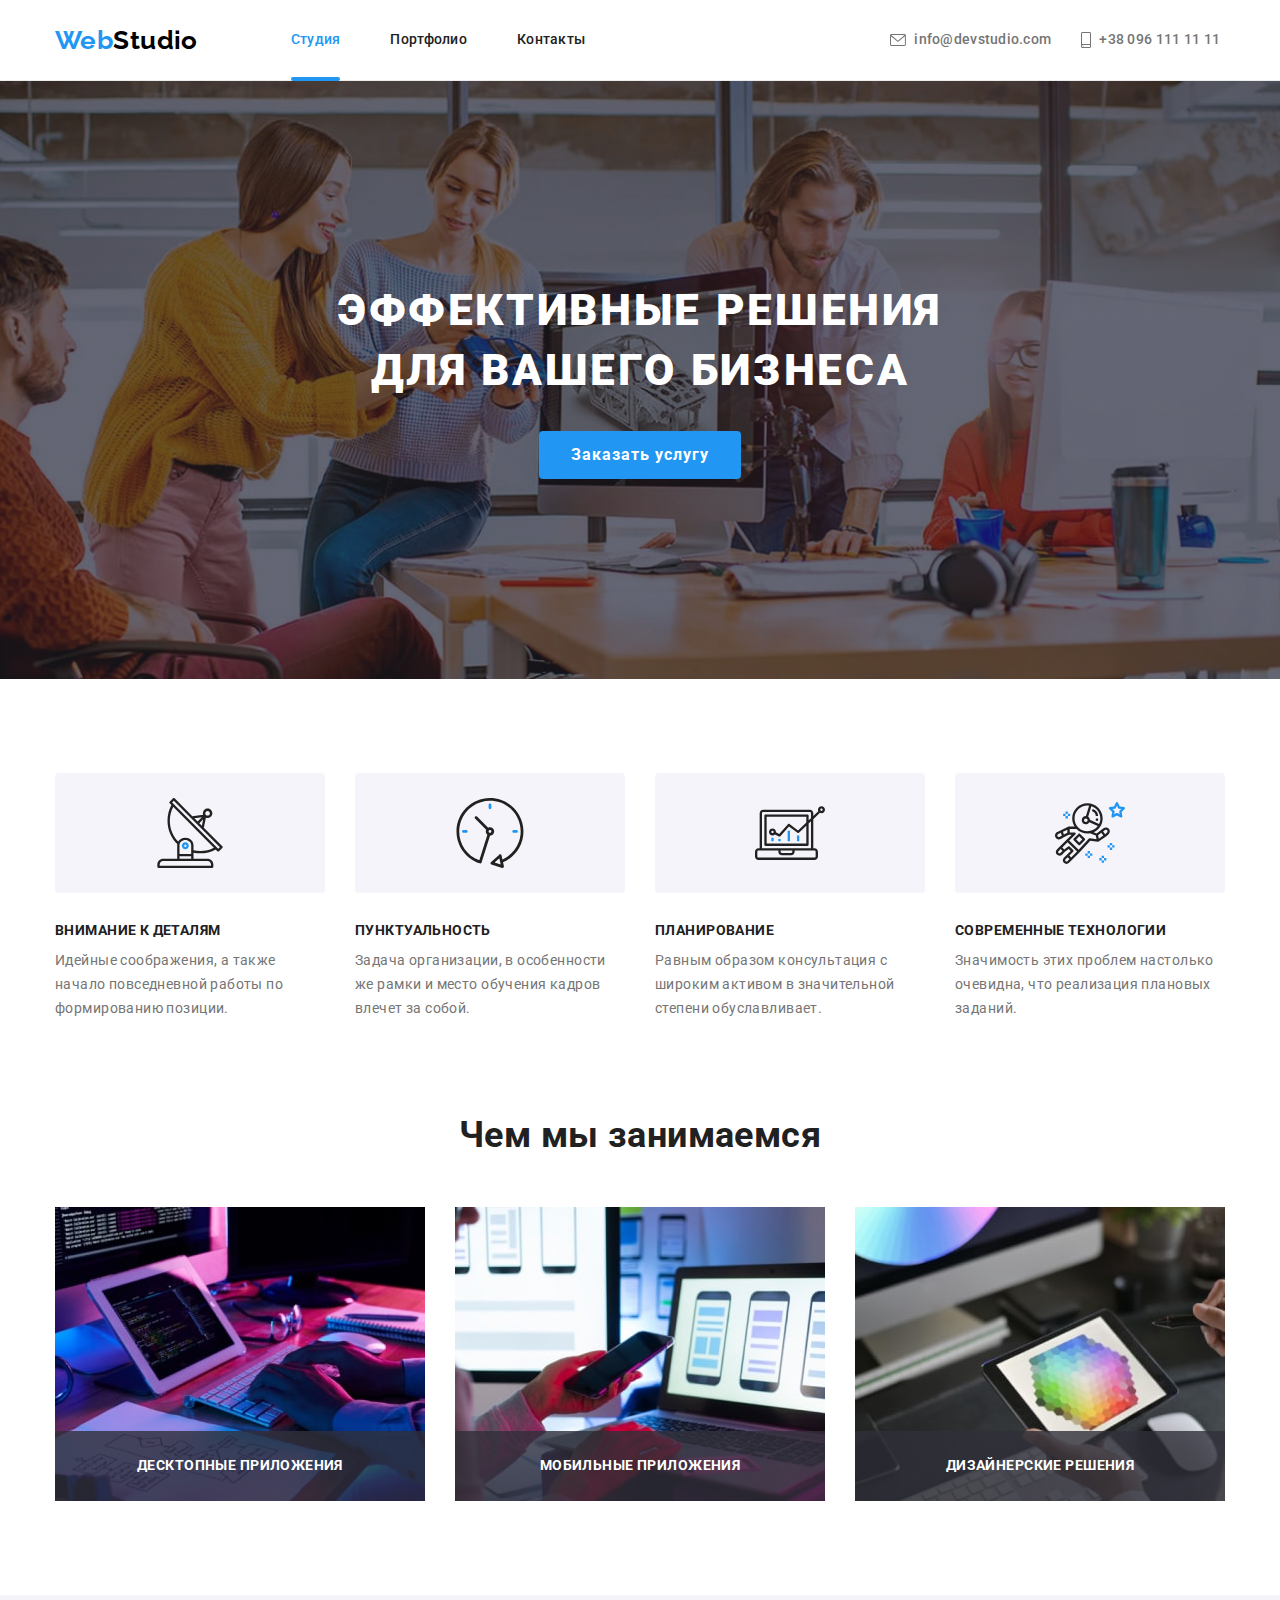
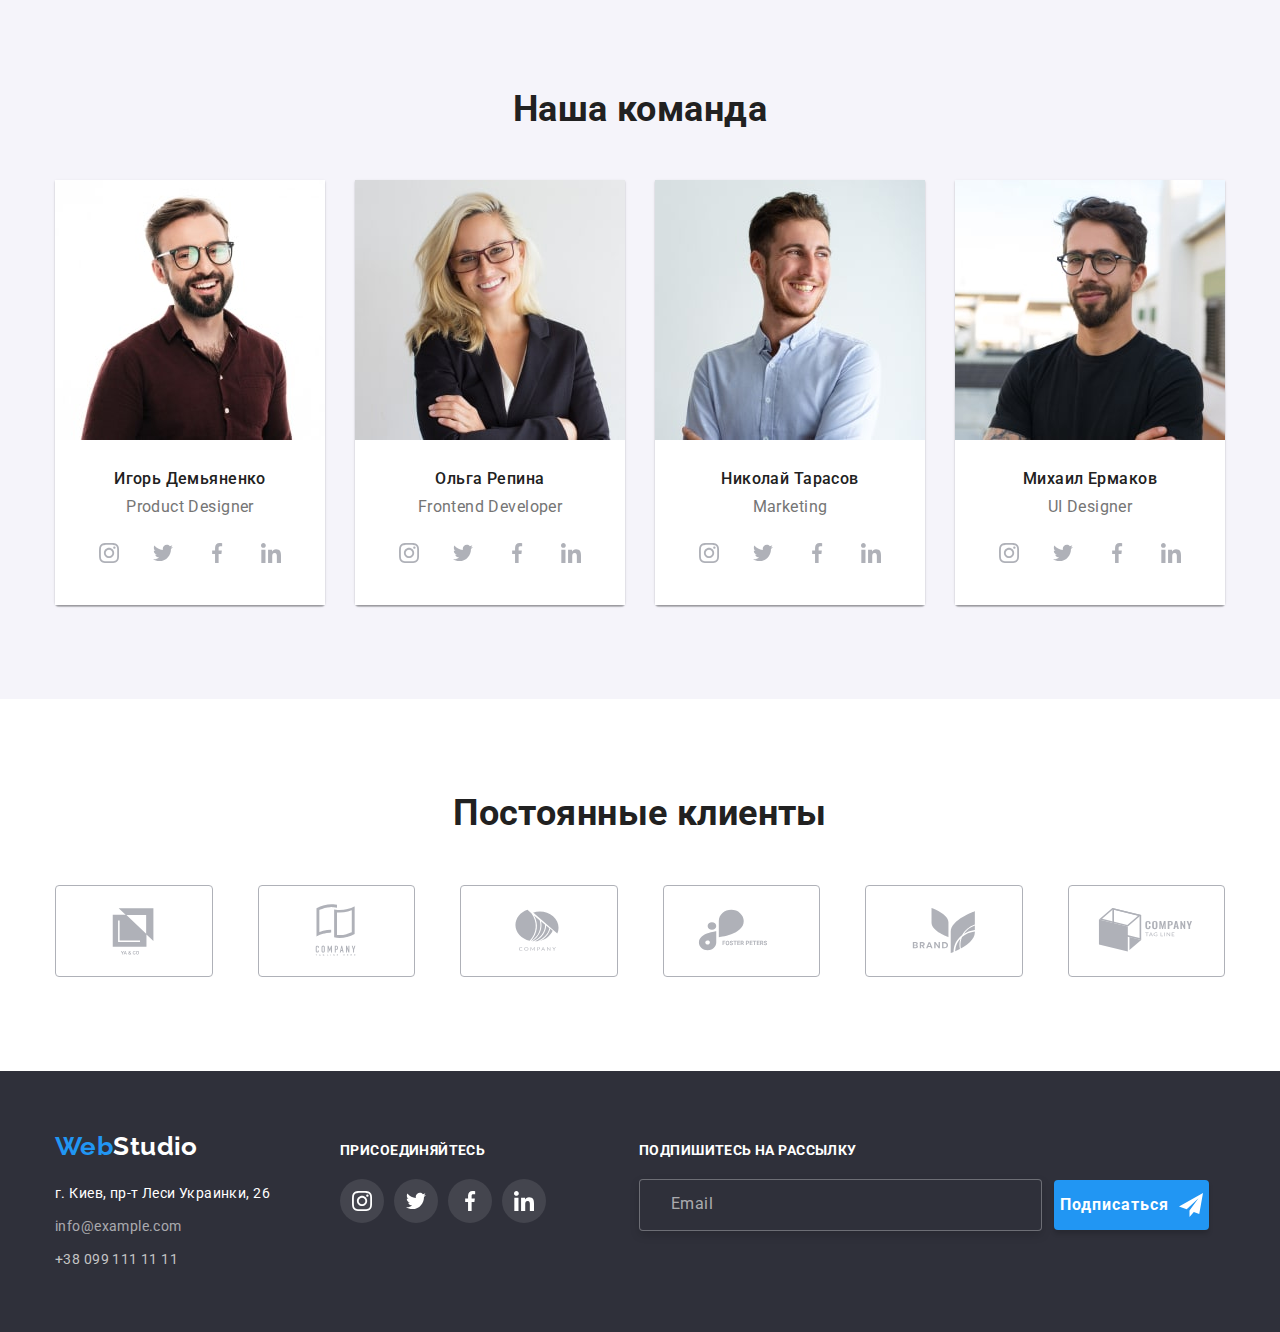
<file: index.html>
<!DOCTYPE html>
<html lang="ru">

<head>
    <meta charset="UTF-8">
    <meta http-equiv="X-UA-Compatible" content="IE=edge">
    <meta name="viewport" content="width=device-width, initial-scale=1.0" />
    <title>Document</title>
    <link
        href="https://fonts.googleapis.com/css2?family=Raleway:wght@700&family=Roboto:wght@400;500;700;900&display=swap"
        rel="stylesheet" />
    <link rel="stylesheet" href="./css/main.min.css" />
</head>

<body>
    <header class="page-header">
        <!--Шапка-->
        <div class="container container__main-nav">
            <a href="/" class="logo">
                <span class="logo__web">Web</span>
                <span class="logo__studio">Studio</span>
            </a>
            <nav class="nav">
                <!-- Навигация на другие страницы -->
                <ul class="nav__list">
                    <li class="nav-links"><a href="/" class="nav__item nav__item--current">Студия</a></li>
                    <li class="nav-links"><a href="./portfolio.html" class="nav__item">Портфолио</a></li>
                    <li class="nav-links"><a href="" class="nav__item nav__item--marginright">Контакты</a></li>
                </ul>
                <div class="container__contacts"> 
                    <ul class="contacts">
                        <!--Контакты-->
                
                        <li class="contacts__item"><a href="mailto:info@devstudio.com" class="contacts__mail">
                                <svg class="contacts__icon contacts__icon--envelope">
                                    <use href="./images/sprite-icon.svg#icon-envelope-hover"></use>
                                </svg>
                                info@devstudio.com</a>
                        </li>
                        <li class="contacts__item"><a href="tel:+380961111111" class="contacts__number">
                                <svg class="contacts__icon contacts__icon--smartphone">
                                    <use href="./images/sprite-icon.svg#icon-smartphone"></use>
                                </svg>
                                +38 096 111 11 11</a></li>
                    </ul>
                </div> 
                
                <button type="button" class="menu-button is-open" data-menu-button aria-expanded="false" aria-controls="menu-container">
                    <svg width="40" height="40" aria-label="Переключатель мобильного меню">
                        <use class="icon-menu" href="./images/sprite-icon.svg#icon-close_40px-1"></use>
                        <use class="icon-close" href="./images/sprite-icon.svg#icon-menu_40px-1"></use>
                    </svg>    
                </button>
                <div class="menu-container" id="menu-container" data-menu>
                    <ul class="menu-container__nav">
                        <li class="menu-container__item"><a href="/" class="menu-container__links menu-container__links--current">Студия</a></li>
                        <li class="menu-container__item"><a href="./portfolio.html" class="menu-container__links">Портфолио</a></li>
                        <li class="menu-container__item "><a href="" class="menu-container__links menu-container__links--margin">Контакты</a></li>
                    </ul>
                    <ul class="menu-container__contacts">
                        <li class="menu-container__phone"><a href="tel:+380961111111" class="menu-container__number"> +38 096 111 11 11</a></li>
                        <li class="menu-container__email"><a href="mailto:info@devstudio.com" class="menu-container__email">info@devstudio.com</a>
                        </li>
                    </ul>
                    <ul class="menu-container__sociallist">
                        <li class="menu-container__itemsocial">
                            <a href="" class="menu-container__sociallinks">Instagram</a>
                        </li>
                        <li class="menu-container__itemsocial">
                            <a href="" class="menu-container__sociallinks">Twitter</a>
                        </li>
                        <li class="menu-container__itemsocial">
                            <a href="" class="menu-container__sociallinks">Facebook</a>
                        </li>
                        <li class="menu-container__itemsocial">
                            <a href="" class="menu-container__sociallinks--withoutafter">LinkedIn</a>
                        </li>
                    </ul>
                
                </div>
               
            </nav>
        </div>
    </header>
    <main class="layout">
        <!--Как заказать услуги-->
        <section class="hero hero--overlay">
            <h1 class="hero__title">Эффективные решения <br />
                для вашего бизнеса</h1>
            <button type="button" class="button-primary" data-modal-open>Заказать услугу</button>
        </section>


        <!--Преимущества-->
        <section class="section-box">
            <div class="container">
                <h2 class="section-box__title section-box__title--hidden">Наше преимущество</h2>
                <ul class="advantages">
                    <li class="advantages__list">
                        <div class="advantages__thumb">
                            <svg class="advantages__icon" width="70" height="70">
                                <use href="./images/sprite-icon.svg#icon-antenna"></use>
                            </svg>
                        </div>
                        <h3 class="advantages__subtitle">Внимание к деталям</h3>
                        <p class="advantages__text">Идейные соображения, а также начало повседневной работы по
                            формированию позиции.</p>
                    </li>
                    <li class="advantages__list">
                        <div class="advantages__thumb">
                            <svg class="advantages__icon" width="70" height="70">
                                <use href="./images/sprite-icon.svg#icon-clock"></use>
                            </svg>
                        </div>
                        <h3 class="advantages__subtitle">Пунктуальность</h3>
                        <p class="advantages__text">Задача организации, в особенности же рамки и место обучения кадров
                            влечет за собой.</p>
                    </li>
                    <li class="advantages__list">
                        <div class="advantages__thumb">
                            <svg class="advantages__icon" width="70" height="70">
                                <use href="./images/sprite-icon.svg#icon-diagram"></use>
                            </svg>
                        </div>
                        <h3 class="advantages__subtitle">Планирование</h3>
                        <p class="advantages__text">Равным образом консультация с широким активом в значительной степени
                            обуславливает.</p>
                    </li>
                    <li class="advantages__list">
                        <div class="advantages__thumb">
                            <svg class="advantages__icon" width="70" height="70">
                                <use href="./images/sprite-icon.svg#icon-astronaut"></use>
                            </svg>
                        </div>
                        <h3 class="advantages__subtitle">Современные технологии</h3>
                        <p class="advantages__text">Значимость этих проблем настолько очевидна, что реализация плановых
                            заданий.</p>
                    </li>
                </ul>
            </div>
        </section>
        <!--Услуги-->
        <section class="section-box section-box--nopadding">
            <div class="container">
                <h2 class="section-box__title">Чем мы занимаемся</h2>
                <ul class="presentation-list">
                    <li class="presentation-list__item">
                        <div class="presentation-list__thumb">
                            <img srcset="./images/desktop/advantages-1.jpg 1x, ./images/desktop/advantages-1@2x.jpg 2x" src="./images/box_1.jpg" alt="Верстка" width="370" />
                            
                            <div class="presentation-list__overlay">
                                <p class="presentation-list__text">Десктопные приложения</p>
                            </div>
                        </div>
                    </li>
                    <li class="presentation-list__item">
                        <div class="presentation-list__thumb">
                            <img srcset="./images/desktop/advantages-2.jpg 1x, ./images/desktop/advantages-2@2x.jpg 2x" src="./images/box_2.jpg" alt="Дизайн" width="370" />
                            
                            <div class="presentation-list__overlay">
                                <p class="presentation-list__text">Мобильные приложения</p>
                            </div>
                        </div>
                    </li>
                    <li class="presentation-list__item">
                        <div class="presentation-list__thumb">
                            <img srcset="./images/desktop/advantages-3.jpg 1x, ./images/desktop/advantages-3@2x.jpg 2x" src="./images/box_3.jpg" alt="Разработка" width="370" />
                           
                            <div class="presentation-list__overlay">
                                <p class="presentation-list__text">Дизайнерские решения</p>
                            </div>
                        </div>
                    </li>
                </ul>
            </div>
        </section>
        <!--Про команду-->
        <section class="section-box section-box--withbackground">
            <div class="container">
                <h2 class="section-box__title">Наша команда</h2>
                <ul class="teams-list">
                    <li class="teams-list__item">
                        <picture>
                            <source srcset="./images/mobile/team-member1.jpg 1x, ./images/mobile/team-member1@2x.jpg 2x"
                                media="(max-width: 767px)" />
                            <source srcset="./images/desktop/team-member1.jpg 1x, ./images/desktop/team-member1@2x.jpg 2x"
                                media="(min-width: 1200px)" />
                            <source srcset="./images/tablet/team-member1.jpg 1x, ./images/tablet/team-member1@2x.jpg 2x"
                                media="(min-width: 768px)" />
                            <img src="./images/img.jpg" alt="Product Designer">
                        </picture>
                        
                        <div class="teams-list__thumb">
                            <h3 class="teams-list__name">Игорь Демьяненко</h3>
                            <p class="teams-list__job">Product Designer</p>
                            <ul class="social-links-list">
                                <li>
                                    <a href="" class="social-links-list__link">
                                        <svg class="social-links-list__icon" width="20px" height="20px">
                                            <use href="./images/sprite-icon.svg#icon-instagram"></use>
                                        </svg>
                                    </a>
                                </li>
                                <li>
                                    <a href="" class="social-links-list__link">
                                        <svg class="social-links-list__icon" width="20px" height="20px">
                                            <use href="./images/sprite-icon.svg#icon-twitter"></use>
                                        </svg>
                                    </a>
                                </li>
                                <li>
                                    <a href="" class="social-links-list__link">
                                        <svg class="social-links-list__icon" width="20px" height="20px">
                                            <use href="./images/sprite-icon.svg#icon-facebook"></use>
                                        </svg>
                                    </a>
                                </li>
                                <li>
                                    <a href="" class="social-links-list__link">
                                        <svg class="social-links-list__icon" width="20px" height="20px">
                                            <use href="./images/sprite-icon.svg#icon-linkedin"></use>
                                        </svg>
                                    </a>
                                </li>
                            </ul>
                        </div>
                    </li>
                    <li class="teams-list__item">
                        <picture>
                            <source srcset="./images/mobile/team-member2.jpg 1x, ./images/mobile/team-member2@2x.jpg 2x"
                                media="(max-width: 767px)" />
                            <source srcset="./images/desktop/team-member2.jpg 1x, ./images/desktop/team-member2@2x.jpg 2x" media="(min-width: 1200px)" />
                            <source srcset="./images/tablet/team-member2.jpg 1x, ./images/tablet/team-member2@2x.jpg 2x" media="(min-width: 768px)" />
                            <img src="./images/img-(1).jpg" alt="Frontend Developer">
                        </picture>
                        
                        <div class="teams-list__thumb">
                            <h3 class="teams-list__name">Ольга Репина</h3>
                            <p class="teams-list__job">Frontend Developer</p>
                            <ul class="social-links-list">
                                <li>
                                    <a href="" class="social-links-list__link">
                                        <svg class="social-links-list__icon" width="20px" height="20px">
                                            <use href="./images/sprite-icon.svg#icon-instagram"></use>
                                        </svg>
                                    </a>
                                </li>
                                <li>
                                    <a href="" class="social-links-list__link">
                                        <svg class="social-links-list__icon" width="20px" height="20px">
                                            <use href="./images/sprite-icon.svg#icon-twitter"></use>
                                        </svg>
                                    </a>
                                </li>
                                <li>
                                    <a href="" class="social-links-list__link">
                                        <svg class="social-links-list__icon" width="20px" height="20px">
                                            <use href="./images/sprite-icon.svg#icon-facebook"></use>
                                        </svg>
                                    </a>
                                </li>
                                <li>
                                    <a href="" class="social-links-list__link">
                                        <svg class="social-links-list__icon" width="20px" height="20px">
                                            <use href="./images/sprite-icon.svg#icon-linkedin"></use>
                                        </svg>
                                    </a>
                                </li>
                            </ul>
                        </div>
                    </li>
                    <li class="teams-list__item">
                        <picture>
                            <source srcset="./images/mobile/team-member3.jpg 1x, ./images/mobile/team-member3@2x.jpg 2x"
                                media="(max-width: 767px)" />
                            <source srcset="./images/desktop/team-member3.jpg 1x, ./images/desktop/team-member3@2x.jpg 2x" media="(min-width: 1200px)" />
                            <source srcset="./images/tablet/team-member3.jpg 1x, ./images/tablet/team-member3@2x.jpg 2x" media="(min-width: 768px)" />
                            <img src="./images/img-(2).jpg" alt="Marketing">
                        </picture>
                        
                        <div class="teams-list__thumb">
                            <h3 class="teams-list__name">Николай Тарасов</h3>
                            <p class="teams-list__job">Marketing</p>
                            <ul class="social-links-list">
                                <li>
                                    <a href="" class="social-links-list__link">
                                        <svg class="social-links-list__icon" width="20px" height="20px">
                                            <use href="./images/sprite-icon.svg#icon-instagram"></use>
                                        </svg>
                                    </a>
                                </li>
                                <li>
                                    <a href="" class="social-links-list__link">
                                        <svg class="social-links-list__icon" width="20px" height="20px">
                                            <use href="./images/sprite-icon.svg#icon-twitter"></use>
                                        </svg>
                                    </a>
                                </li>
                                <li>
                                    <a href="" class="social-links-list__link">
                                        <svg class="social-links-list__icon" width="20px" height="20px">
                                            <use href="./images/sprite-icon.svg#icon-facebook"></use>
                                        </svg>
                                    </a>
                                </li>
                                <li>
                                    <a href="" class="social-links-list__link">
                                        <svg class="social-links-list__icon" width="20px" height="20px">
                                            <use href="./images/sprite-icon.svg#icon-linkedin"></use>
                                        </svg>
                                    </a>
                                </li>
                            </ul>
                        </div>
                    </li>
                    <li class="teams-list__item">
                        <picture>
                            <source srcset="./images/mobile/team-member4.jpg 1x, ./images/mobile/team-member4@2x.jpg 2x"
                                media="(max-width: 767px)" />
                            <source srcset="./images/desktop/team-member4.jpg 1x, ./images/desktop/team-member4@2x.jpg 2x" media="(min-width: 1200px)" />
                            <source srcset="./images/tablet/team-member4.jpg 1x, ./images/tablet/team-member4@2x.jpg 2x" media="(min-width: 768px)" />
                            <img src="./images/img-(3).jpg" alt="UI Designer">
                        </picture>
                        
                        <div class="teams-list__thumb">
                            <h3 class="teams-list__name">Михаил Ермаков</h3>
                            <p class="teams-list__job">UI Designer</p>
                            <ul class="social-links-list">
                                <li>
                                    <a href="" class="social-links-list__link">
                                        <svg class="social-links-list__icon" width="20px" height="20px">
                                            <use href="./images/sprite-icon.svg#icon-instagram"></use>
                                        </svg>
                                    </a>
                                </li>
                                <li>
                                    <a href="" class="social-links-list__link">
                                        <svg class="social-links-list__icon" width="20px" height="20px">
                                            <use href="./images/sprite-icon.svg#icon-twitter"></use>
                                        </svg>
                                    </a>
                                </li>
                                <li>
                                    <a href="" class="social-links-list__link">
                                        <svg class="social-links-list__icon" width="20px" height="20px">
                                            <use href="./images/sprite-icon.svg#icon-facebook"></use>
                                        </svg>
                                    </a>
                                </li>
                                <li>
                                    <a href="" class="social-links-list__link">
                                        <svg class="social-links-list__icon" width="20px" height="20px">
                                            <use href="./images/sprite-icon.svg#icon-linkedin"></use>
                                        </svg>
                                    </a>
                                </li>
                            </ul>
                        </div>
                    </li>
                </ul>
            </div>
        </section>
    </main>
    <!--Постоянные клиенты-->
    <section class="section-box">
        <div class="container">
            <h2 class="section-box__title">Постоянные клиенты</h2>
            <ul class="clients-list">
                <li class="clients-list_item">
                    <a href="" class="clients-list__link">
                        <svg class="clients-list__icon" width="106" height="60">
                            <use href="./images/sprite-icon.svg#icon-Logo-1"></use>
                        </svg>
                    </a>
                </li>
                <li class="clients-list_item">
                    <a href="" class="clients-list__link">
                        <svg class="clients-list__icon" width="106" height="60">
                            <use href="./images/sprite-icon.svg#icon-Logo-2"></use>
                        </svg>
                    </a>
                </li>
                <li class="clients-list_item">
                    <a href="" class="clients-list__link">
                        <svg class="clients-list__icon" width="106" height="60">
                            <use href="./images/sprite-icon.svg#icon-Logo-3"></use>
                        </svg>
                    </a>
                </li>
                <li class="clients-list_item">
                    <a href="" class="clients-list__link">
                        <svg class="clients-list__icon" width="106" height="60">
                            <use href="./images/sprite-icon.svg#icon-Logo-4"></use>
                        </svg>
                    </a>
                </li>
                <li class="clients-list_item">
                    <a href="" class="clients-list__link">
                        <svg class="clients-list__icon" width="106" height="60">
                            <use href="./images/sprite-icon.svg#icon-Logo-5"></use>
                        </svg>
                    </a>
                </li>
                <li class="clients-list_item">
                    <a href="" class="clients-list__link">
                        <svg class="clients-list__icon" width="106" height="60">
                            <use href="./images/sprite-icon.svg#icon-Logo-6"></use>
                        </svg>
                    </a>
                </li>
            </ul>
        </div>
    </section>
    <!--Футер-->
    <footer class="footer-section">
       
        <div class="container container--footer-joiner">
            <div class="container--footer--tablet">
            <div class="container--footer--address">
                <a href="/" class="logo">
                    <span class="logo__web logo__web--footer">Web</span>
                    <span class="logo__studio logo__studio--footer">Studio</span></a>
                <address class="address">
                    <ul class="address-list">
                        <li><a href="" class="address-list__address">г. Киев, пр-т Леси Украинки, 26</a></li>
                        <li><a href="mailto:info@example.com" class="address-list__email">info@example.com</a></li>
                        <li><a href="tel:+380991111111" class="address-list__phone">+38 099 111 11 11</a></li>
                    </ul>
                </address>
            </div>
            <div class="join-footer">
                <span class="footer-title">присоединяйтесь</span>
                <ul class="social-links-list">
                    <li class="social-links-list__item">
                        <a href="" class="social-links-list__link social-links-list__link--background">
                            <svg class="social-links-list__icon social-links-list__icon--white" width="20" height="20">
                                <use href="./images/sprite-icon.svg#icon-instagram"></use>
                            </svg>
                        </a>
                    </li>
                    <li class="social-links-list__item">
                        <a href="" class="social-links-list__link social-links-list__link--background ">
                            <svg class="social-links-list__icon social-links-list__icon--white" width="20" height="20">
                                <use href="./images/sprite-icon.svg#icon-twitter"></use>
                            </svg>
                        </a>
                    </li>
                    <li class="social-links-list__item">
                        <a href="" class="social-links-list__link social-links-list__link--background">
                            <svg class="social-links-list__icon social-links-list__icon--white" width="20" height="20">
                                <use href="./images/sprite-icon.svg#icon-facebook"></use>
                            </svg>
                        </a>
                    </li>
                    <li class="social-links-list__item">
                        <a href="" class="social-links-list__link social-links-list__link--background">
                            <svg class="social-links-list__icon social-links-list__icon--white" width="20" height="20">
                                <use href="./images/sprite-icon.svg#icon-linkedin"></use>
                            </svg>
                        </a>
                    </li>
                    
                </ul>
            </div>
            </div>
            
            <div class="footer-div">
                <b class="footer-title">Подпишитесь на рассылку</b>
                <form class="footer-form">
                    
                    <div class="footer-form__container">
                    <input class="footer-form__email" type="email" name="subscr-mail" id="subscr-mail" placeholder=" " />
                        <label for="subscr-mail" class="footer-form__label">Email</label>
                        <button class="btn-footer" type="submit">Подписаться
                            <svg class="btn-footer__icon" width="24" height="24">
                                <use href="./images/sprite-icon.svg#icon-icon-send-3"></use>
                            </svg>
                            </button>
                        </div>
                </form>
            </div>
        </div>
    </footer>
    <div class="backdrop is-hidden" data-modal>
        <div class="modal">
            <button type="button" class="close-button" data-modal-close>
                <svg class="close-button__icon" width="18" height="18">
                    <use href="./images/sprite-icon.svg#icon-close-black"></use>
                </svg>
            </button>
            <form class="form">


                <b class="form__title">Оставьте свои данные, мы вам перезвоним</b>

                    <label class="form__field">
                        <span class="form__label">Имя</span>
                    <input type="text" name="name" class="form__input" placeholder=" " />
                    <span class="form__icon">
                        <svg width="18" height="18">
                            <use href="./images/sprite-icon.svg#icon-person-black-18dp-1"></use>
                        </svg>
                    </span>
                    </label>
                    
                
                <label class="form__field">
                    <span class="form__label">Телефон</span>
                    <input type="tel" name="tel" class="form__input" placeholder=" " />
                    <span class="form__icon">
                    <svg width="18" height="18">
                        <use href="./images/sprite-icon.svg#icon-phone-black-18dp-1"></use>
                    </svg>
                    </span>
                    </label>
                       
                    
                
                <label class="form__field">
                    <span class="form__label">Почта</span>
                    <input type="email" name="mail" class="form__input" placeholder=" " />
                    <span class="form__icon">
                    <svg width="18" height="18">
                        <use href="./images/sprite-icon.svg#icon-email-black-18dp-1"></use>
                    </svg>
                    </span>
                </label>
                    
                <label class="form__field">
                  <span class="form__label">Комментарий</span> 
                <textarea class="form__comment" name="comment" rows="10" placeholder="Введите текст"></textarea>
                </label>
                    
                <label class="form__policy">
                    <input type="checkbox" name="policy" class="form__checkbox" />
            
                        <svg width="16" height="15" class="form__checkbox-icon">
                            <use href="./images/sprite-icon.svg#icon-icon-check-1"></use>
                        </svg>
                    Соглашаюсь с рассылкой и принимаю <a href="#" class="form__conditions">Условия договора</a>
                </label>
                <button type="submit" class="btn-send">Отправить</button>
            </form>
        </div>
    </div>
    <script src="./js/modal.js"></script>
    <script src="./js/menu.js"></script>
</body>

</html>
</file>
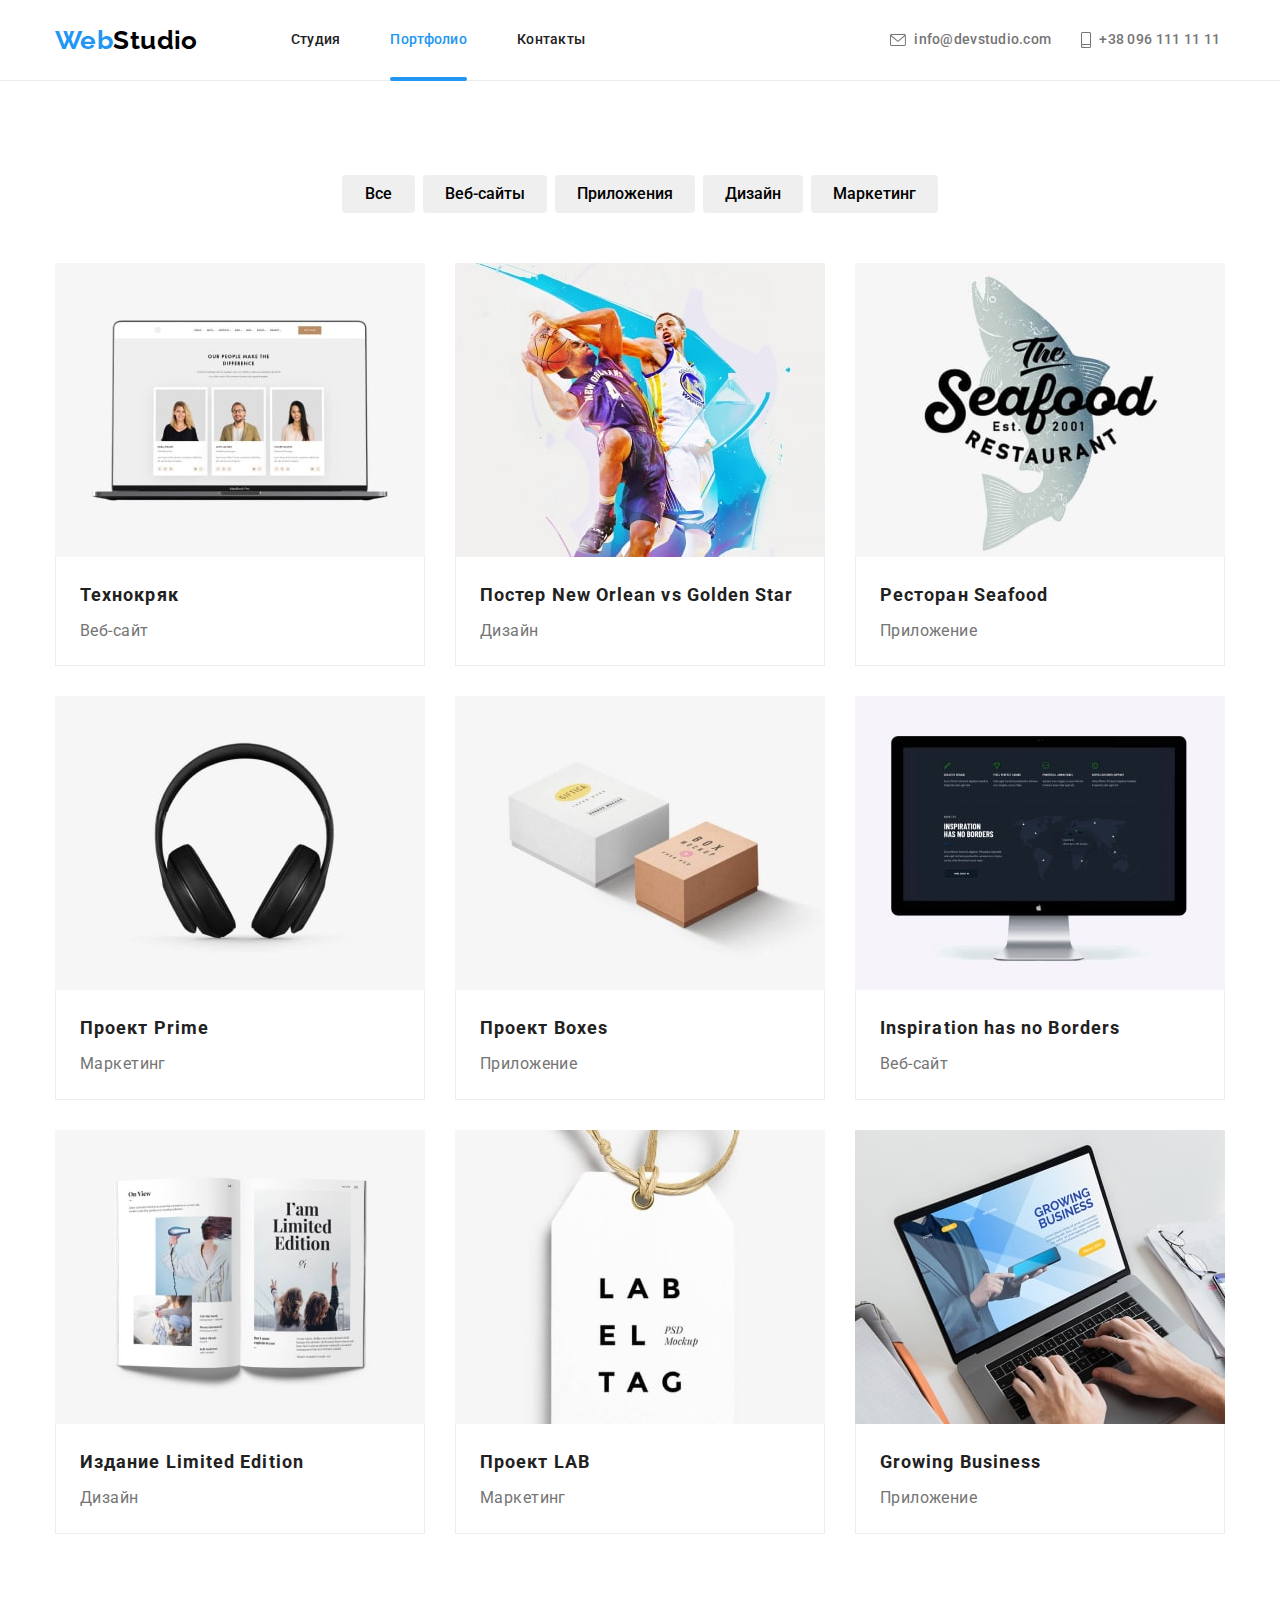
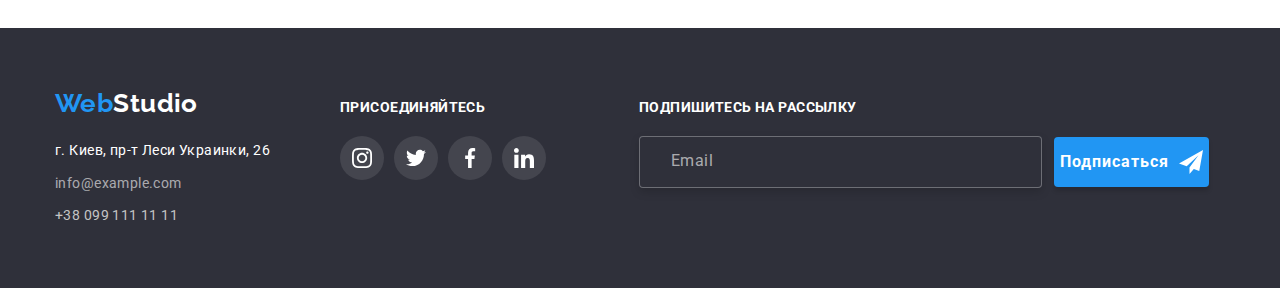
<file: portfolio.html>
<!DOCTYPE html>
<html lang="ru">
<head>
    <meta charset="UTF-8">
    <meta http-equiv="X-UA-Compatible" content="IE=edge">
    <meta name="viewport" content="width=device-width, initial-scale=1.0" />
    <title>Document</title>
    <link href="https://fonts.googleapis.com/css2?family=Raleway:wght@700&family=Roboto:wght@400;500;700;900&display=swap"
    rel="stylesheet"
    />
    <link rel="stylesheet" href="./css/main.min.css" />
</head>
<body>
<header class="page-header">
    <!--Шапка-->
    <div class="container container__main-nav">
        <a href="/" class="logo">
            <span class="logo__web">Web</span>
            <span class="logo__studio">Studio</span>
        </a>
        <nav class="nav">
            <!-- Навигация на другие страницы -->
            <ul class="nav__list">
                <li class="nav-links"><a href="./index.html" class="nav__item">Студия</a></li>
                <li class="nav-links"><a href="/" class="nav__item nav__item--current">Портфолио</a></li>
                <li class="nav-links"><a href="" class="nav__item">Контакты</a></li>
            </ul>
        </nav>
    <div class="container__contacts">
        <ul class="contacts">
            <!--Контакты-->
    
            <li class="contacts__item"><a href="mailto:info@devstudio.com" class="contacts__mail">
                    <svg class="contacts__icon contacts__icon--envelope">
                        <use href="./images/sprite-icon.svg#icon-envelope-hover"></use>
                    </svg>
                    info@devstudio.com</a>
            </li>
            <li class="contacts__item"><a href="tel:+380961111111" class="contacts__number">
                    <svg class="contacts__icon contacts__icon--smartphone">
                        <use href="./images/sprite-icon.svg#icon-smartphone"></use>
                    </svg>
                    +38 096 111 11 11</a></li>
        </ul>
    </div>
    <button type="button" class="menu-button is-open" data-menu-button aria-expanded="false" aria-controls="menu-container">
        <svg width="40" height="40" aria-label="Переключатель мобильного меню">
            <use class="icon-menu" href="./images/sprite-icon.svg#icon-close_40px-1"></use>
            <use class="icon-close" href="./images/sprite-icon.svg#icon-menu_40px-1"></use>
        </svg>
    </button>
    <div class="menu-container" id="menu-container" data-menu>
        <ul class="menu-container__nav">
            <li class="menu-container__item"><a href="./index.html" class="menu-container__links">Студия</a></li>
            <li class="menu-container__item"><a href="/" class="menu-container__links menu-container__links--current">Портфолио</a></li>
            <li class="menu-container__item"><a href="/"
                    class="menu-container__links menu-container__links--margin">Контакты</a></li>
        </ul>
        <ul class="menu-container__contacts">
            <li class="menu-container__phone"><a href="tel:+380961111111" class="menu-container__number"> +38 096 111 11
                    11</a></li>
            <li class="menu-container__email"><a href="mailto:info@devstudio.com"
                    class="menu-container__email">info@devstudio.com</a>
            </li>
        </ul>
        <ul class="menu-container__sociallist">
            <li class="menu-container__itemsocial">
                <a href="" class="menu-container__sociallinks">Instagram</a>
            </li>
            <li class="menu-container__itemsocial">
                <a href="" class="menu-container__sociallinks">Twitter</a>
            </li>
            <li class="menu-container__itemsocial">
                <a href="" class="menu-container__sociallinks">Facebook</a>
            </li>
            <li class="menu-container__itemsocial">
                <a href="" class="menu-container__sociallinks--withoutafter">LinkedIn</a>
            </li>
        </ul>
    
    </div>
</nav>
    </div>
</header>
<main class="layout">
    <!-- Уникальный контент страницы -->
    <!--Портфолио-->
<section class="section-box">
    <div class="container">
        <h1 class="section-box__title section-box__title--hidden">Портфолио</h1>
        <ul class="btn-list">
            
            <li class="btn-list__item"><button type="button" class="btn-list__btn">Все</button></li>
            <li class="btn-list__item"><button type="button" class="btn-list__btn">Веб-сайты</button></li>
            <li class="btn-list__item"><button type="button" class="btn-list__btn">Приложения</button></li>
            
            <li class="btn-list__item"><button type="button" class="btn-list__btn">Дизайн</button></li>
            <li class="btn-list__item"><button type="button" class="btn-list__btn">Маркетинг</button></li>
        </ul>
        <ul class="portfolio-list">
            <li class="portfolio-list__item">
                <a href="" class="portfolio-list__link">
                    <div class="portfolio-list__thumb">
                        <picture>
                            <source srcset="./images/mobile/project-1.jpg 1x, ./images/mobile/project-1@2x.jpg 2x"
                                media="(max-width: 767px)" />
                            <source srcset="./images/desktop/project-1.jpg 1x, ./images/desktop/project-1@2x.jpg 2x"
                                media="(min-width: 1200px)" />
                            <source srcset="./images/tablet/project-1.jpg 1x, ./images/tablet/project-1@2x.jpg 2x"
                                media="(min-width: 768px)" />
                            <img src="./images/img-(4).jpg" alt="Проект 1">
                        </picture>
                    
                    <div class="portfolio-list__overlay">
                    <div class="portfolio-list__box"><p class="portfolio-list__text">Технокряк это современная площадка распространения коронавируса. Компании используют эту платформу для цифрового
                    шпионажа и атак на защищённые сервера конкурентов.</p></div></div></div>
                    <div class="portfolio-list__container">
                        <h2 class="portfolio-list__title">Технокряк</h2>
                        <p class="portfolio-list__subtitle">Веб-сайт</p>
                    </div>
                </a>
            </li>
            <li class="portfolio-list__item"><a href="" class="portfolio-list__link">
                <div class="portfolio-list__thumb">
                    <picture>
                        <source srcset="./images/mobile/project-2.jpg 1x, ./images/mobile/project-2@2x.jpg 2x" media="(max-width: 767px)" />
                        <source srcset="./images/desktop/project-2.jpg 1x, ./images/desktop/project-2@2x.jpg 2x" media="(min-width: 1200px)" />
                        <source srcset="./images/tablet/project-2.jpg 1x, ./images/tablet/project-2@2x.jpg 2x" media="(min-width: 768px)" />
                        <img src="./images/img-(5).jpg" alt="Проект 2">
                    </picture>
                   
                        <div class="portfolio-list__overlay">
                            <div class="portfolio-list__box">
                                <p class="portfolio-list__text">Технокряк это современная площадка распространения коронавируса. Компании используют эту
                                    платформу для цифрового
                                    шпионажа и атак на защищённые сервера конкурентов.</p>
                            </div>
                            </div>
                            </div>
                    <div class="portfolio-list__container">
                        <h2 class="portfolio-list__title">Постер New Orlean vs Golden Star</h2>
                        <p class="portfolio-list__subtitle">Дизайн</p>
                    </div>
                </a>
            </li>
            <li class="portfolio-list__item">
                <a href="" class="portfolio-list__link">
                <div class="portfolio-list__thumb">
                    <picture>
                        <source srcset="./images/mobile/project-3.jpg 1x, ./images/mobile/project-3@2x.jpg 2x" media="(max-width: 767px)" />
                        <source srcset="./images/desktop/project-3.jpg 1x, ./images/desktop/project-3@2x.jpg 2x" media="(min-width: 1200px)" />
                        <source srcset="./images/tablet/project-3.jpg 1x, ./images/tablet/project-3@2x.jpg 2x" media="(min-width: 768px)" />
                        <img src="./images/img-(6).jpg" alt="Проект 3">
                    </picture>
                    
                        <div class="portfolio-list__overlay">
                            <div class="portfolio-list__box">
                                <p class="portfolio-list__text">Технокряк это современная площадка распространения коронавируса. Компании используют эту
                                    платформу для цифрового
                                    шпионажа и атак на защищённые сервера конкурентов.</p>
                            </div>
                            </div>
                            </div>
                    <div class="portfolio-list__container">
                        <h2 class="portfolio-list__title">Ресторан Seafood</h2>
                        <p class="portfolio-list__subtitle">Приложение</p>
                    </div>
                </a>
            </li>
            <li class="portfolio-list__item"><a href="" class="portfolio-list__link">
                <div class="portfolio-list__thumb">
                    <picture>
                        <source srcset="./images/mobile/project-4.jpg 1x, ./images/mobile/project-4@2x.jpg 2x" media="(max-width: 767px)" />
                        <source srcset="./images/desktop/project-4.jpg 1x, ./images/desktop/project-4@2x.jpg 2x" media="(min-width: 1200px)" />
                        <source srcset="./images/tablet/project-4.jpg 1x, ./images/tablet/project-4@2x.jpg 2x" media="(min-width: 768px)" />
                        <img src="./images/img-(7).jpg" alt="Проект 4">
                    </picture>
                    
                        <div class="portfolio-list__overlay">
                            <div class="portfolio-list__box">
                                <p class="portfolio-list__text">Технокряк это современная площадка распространения коронавируса. Компании используют эту
                                    платформу для цифрового
                                    шпионажа и атак на защищённые сервера конкурентов.</p>
                            </div>
                            </div>
                            </div>
                    <div class="portfolio-list__container">
                        <h2 class="portfolio-list__title">Проект Prime</h2>
                        <p class="portfolio-list__subtitle">Маркетинг</p>
                    </div>
                </a>
            </li>
            <li class="portfolio-list__item"><a href="" class="portfolio-list__link">
                <div class="portfolio-list__thumb">
                    <picture>
                        <source srcset="./images/mobile/project-5.jpg 1x, ./images/mobile/project-5@2x.jpg 2x" media="(max-width: 767px)" />
                        <source srcset="./images/desktop/project-5.jpg 1x, ./images/desktop/project-5@2x.jpg 2x" media="(min-width: 1200px)" />
                        <source srcset="./images/tablet/project-5.jpg 1x, ./images/tablet/project-5@2x.jpg 2x" media="(min-width: 768px)" />
                        <img src="./images/img-(8).jpg" alt="Проект 5">
                    </picture>
                    
                        <div class="portfolio-list__overlay">
                            <div class="portfolio-list__box">
                                <p class="portfolio-list__text">Технокряк это современная площадка распространения коронавируса. Компании используют эту
                                    платформу для цифрового
                                    шпионажа и атак на защищённые сервера конкурентов.</p>
                            </div>
                            </div>
                            </div>
                    <div class="portfolio-list__container">
                        <h2 class="portfolio-list__title">Проект Boxes</h2>
                        <p class="portfolio-list__subtitle">Приложение</p>
                    </div>
                </a>
            </li>
            <li class="portfolio-list__item"><a href="" class="portfolio-list__link">
                <div class="portfolio-list__thumb">
                    <picture>
                        <source srcset="./images/mobile/project-6.jpg 1x, ./images/mobile/project-6@2x.jpg 2x" media="(max-width: 767px)" />
                        <source srcset="./images/desktop/project-6.jpg 1x, ./images/desktop/project-6@2x.jpg 2x" media="(min-width: 1200px)" />
                        <source srcset="./images/tablet/project-6.jpg 1x, ./images/tablet/project-6@2x.jpg 2x" media="(min-width: 768px)" />
                        <img src="./images/img-(9).jpg" alt="Проект 6">
                    </picture>
                   
                        <div class="portfolio-list__overlay">
                            <div class="portfolio-list__box">
                                <p class="portfolio-list__text">Технокряк это современная площадка распространения коронавируса. Компании используют эту
                                    платформу для цифрового
                                    шпионажа и атак на защищённые сервера конкурентов.</p>
                            </div>
                            </div>
                            </div>
                    <div class="portfolio-list__container">
                        <h2 class="portfolio-list__title">Inspiration has no Borders</h2>
                        <p class="portfolio-list__subtitle">Веб-сайт</p>
                    </div>
                </a>
            </li>
            <li class="portfolio-list__item"><a href="" class="portfolio-list__link">
                <div class="portfolio-list__thumb">
                    <picture>
                        <source srcset="./images/mobile/project-7.jpg 1x, ./images/mobile/project-7@2x.jpg 2x" media="(max-width: 767px)" />
                        <source srcset="./images/desktop/project-7.jpg 1x, ./images/desktop/project-7@2x.jpg 2x" media="(min-width: 1200px)" />
                        <source srcset="./images/tablet/project-7.jpg 1x, ./images/tablet/project-7@2x.jpg 2x" media="(min-width: 768px)" />
                        <img src="./images/img-(10).jpg" alt="Проект 7">
                    </picture>
                    
                        <div class="portfolio-list__overlay">
                            <div class="portfolio-list__box">
                                <p class="portfolio-list__text">Технокряк это современная площадка распространения коронавируса. Компании используют эту
                                    платформу для цифрового
                                    шпионажа и атак на защищённые сервера конкурентов.</p>
                            </div>
                            </div>
                            </div>
                    <div class="portfolio-list__container">
                        <h2 class="portfolio-list__title">Издание Limited Edition</h2>
                        <p class="portfolio-list__subtitle">Дизайн</p>
                    </div>
                </a>
            </li>
            <li class="portfolio-list__item"><a href="" class="portfolio-list__link">
                <div class="portfolio-list__thumb">
                    <picture>
                        <source srcset="./images/mobile/project-8.jpg 1x, ./images/mobile/project-8@2x.jpg 2x" media="(max-width: 767px)" />
                        <source srcset="./images/desktop/project-8.jpg 1x, ./images/desktop/project-8@2x.jpg 2x" media="(min-width: 1200px)" />
                        <source srcset="./images/tablet/project-8.jpg 1x, ./images/tablet/project-8@2x.jpg 2x" media="(min-width: 768px)" />
                        <img src="./images/img-(11).jpg" alt="Проект 8">
                    </picture>
                    
                        <div class="portfolio-list__overlay">
                            <div class="portfolio-list__box">
                                <p class="portfolio-list__text">Технокряк это современная площадка распространения коронавируса. Компании используют эту
                                    платформу для цифрового
                                    шпионажа и атак на защищённые сервера конкурентов.</p>
                            </div>
                            </div>
                            </div>
                    <div class="portfolio-list__container">
                        <h2 class="portfolio-list__title">Проект LAB</h2>
                        <p class="portfolio-list__subtitle">Маркетинг</p>
                    </div>
                </a>
            </li>
            <li class="portfolio-list__item"><a href="" class="portfolio-list__link">
                <div class="portfolio-list__thumb">
                    <picture>
                        <source srcset="./images/mobile/project-9.jpg 1x, ./images/mobile/project-9@2x.jpg 2x" media="(max-width: 767px)" />
                        <source srcset="./images/desktop/project-9.jpg 1x, ./images/desktop/project-9@2x.jpg 2x" media="(min-width: 1200px)" />
                        <source srcset="./images/tablet/project-9.jpg 1x, ./images/tablet/project-9@2x.jpg 2x" media="(min-width: 768px)" />
                        <img src="./images/img-(12).jpg" alt="Проект 9">
                    </picture>
                    
                        <div class="portfolio-list__overlay">
                            <div class="portfolio-list__box">
                                <p class="portfolio-list__text">Технокряк это современная площадка распространения коронавируса. Компании используют эту
                                    платформу для цифрового
                                    шпионажа и атак на защищённые сервера конкурентов.</p>
                            </div>
                            </div>
                            </div>
                    <div class="portfolio-list__container">
                        <h2 class="portfolio-list__title">Growing Business</h2>
                        <p class="portfolio-list__subtitle">Приложение</p>
                    </div>
                </a>
            </li>
        </ul>
    </div>
</section>
</main>
<footer class="footer-section">

    <div class="container container--footer-joiner">
        <div class="container--footer--tablet">
            <div class="container--footer--address">
                <a href="/" class="logo">
                    <span class="logo__web logo__web--footer">Web</span>
                    <span class="logo__studio logo__studio--footer">Studio</span></a>
                <address class="address">
                    <ul class="address-list">
                        <li><a href="" class="address-list__address">г. Киев, пр-т Леси Украинки, 26</a></li>
                        <li><a href="mailto:info@example.com" class="address-list__email">info@example.com</a></li>
                        <li><a href="tel:+380991111111" class="address-list__phone">+38 099 111 11 11</a></li>
                    </ul>
                </address>
            </div>
            <div class="join-footer">
                <span class="footer-title">присоединяйтесь</span>
                <ul class="social-links-list">
                    <li class="social-links-list__item">
                        <a href="" class="social-links-list__link social-links-list__link--background">
                            <svg class="social-links-list__icon social-links-list__icon--white" width="20" height="20">
                                <use href="./images/sprite-icon.svg#icon-instagram"></use>
                            </svg>
                        </a>
                    </li>
                    <li class="social-links-list__item">
                        <a href="" class="social-links-list__link social-links-list__link--background ">
                            <svg class="social-links-list__icon social-links-list__icon--white" width="20" height="20">
                                <use href="./images/sprite-icon.svg#icon-twitter"></use>
                            </svg>
                        </a>
                    </li>
                    <li class="social-links-list__item">
                        <a href="" class="social-links-list__link social-links-list__link--background">
                            <svg class="social-links-list__icon social-links-list__icon--white" width="20" height="20">
                                <use href="./images/sprite-icon.svg#icon-facebook"></use>
                            </svg>
                        </a>
                    </li>
                    <li class="social-links-list__item">
                        <a href="" class="social-links-list__link social-links-list__link--background">
                            <svg class="social-links-list__icon social-links-list__icon--white" width="20" height="20">
                                <use href="./images/sprite-icon.svg#icon-linkedin"></use>
                            </svg>
                        </a>
                    </li>

                </ul>
            </div>
        </div>

        <div class="footer-div">
            <b class="footer-title">Подпишитесь на рассылку</b>
            <form class="footer-form">

                <div class="footer-form__container">
                    <input class="footer-form__email" type="email" name="subscr-mail" id="subscr-mail"
                        placeholder=" " />
                    <label for="subscr-mail" class="footer-form__label">Email</label>
                    <button class="btn-footer" type="submit">Подписаться
                        <svg class="btn-footer__icon" width="24" height="24">
                            <use href="./images/sprite-icon.svg#icon-icon-send-3"></use>
                        </svg>
                    </button>
                </div>
            </form>
        </div>
    </div>
</footer>
<script src="./js/menu.js"></script>
</body>
</html>
</file>
<file: css/main.min.css>
/*! modern-normalize v1.1.0 | MIT License | https://github.com/sindresorhus/modern-normalize */*,::before,::after{-webkit-box-sizing:border-box;box-sizing:border-box}html{line-height:1.15;-webkit-text-size-adjust:100%;-moz-tab-size:4;-o-tab-size:4;tab-size:4}body{margin:0;font-family:system-ui,-apple-system,"Segoe UI",Roboto,Helvetica,Arial,sans-serif,"Apple Color Emoji","Segoe UI Emoji"}hr{height:0;color:inherit}abbr[title]{-webkit-text-decoration:underline dotted;text-decoration:underline dotted}b,strong{font-weight:bolder}code,kbd,samp,pre{font-family:ui-monospace, SFMono-Regular, Consolas, 'Liberation Mono', Menlo, monospace;font-size:1em}small{font-size:80%}sub,sup{font-size:75%;line-height:0;position:relative;vertical-align:baseline}sub{bottom:-0.25em}sup{top:-0.5em}table{text-indent:0;border-color:inherit}button,input,optgroup,select,textarea{font-family:inherit;font-size:100%;line-height:1.15;margin:0}button,select{text-transform:none}button,[type='button'],[type='reset'],[type='submit']{-webkit-appearance:button}::-moz-focus-inner{border-style:none;padding:0}:-moz-focusring{outline:1px dotted ButtonText}:-moz-ui-invalid{box-shadow:none}legend{padding:0}progress{vertical-align:baseline}::-webkit-inner-spin-button,::-webkit-outer-spin-button{height:auto}[type='search']{-webkit-appearance:textfield;outline-offset:-2px}::-webkit-search-decoration{-webkit-appearance:none}::-webkit-file-upload-button{-webkit-appearance:button;font:inherit}summary{display:list-item}body{background-color:#fff;color:#757575;font-family:Roboto, sans-serif;letter-spacing:0.03em;font-size:14px;line-height:1.7}ul{list-style:none;padding:0;margin:0}textarea{resize:none}img{display:block;max-width:100%;height:auto}a{text-decoration:none}.container{margin-left:auto;margin-right:auto;padding-left:15px;padding-right:15px}@media screen and (min-width: 480px){.container{width:480px}}@media screen and (min-width: 768px){.container{width:768px}}@media screen and (min-width: 1200px){.container{width:1200px}}.section-box__title--hidden{position:absolute;clip:rect(0 0 0 0);width:1px;height:1px;margin:-1px}.page-header{border-bottom:1px solid #ececec;position:relative}.logo__web{color:#2196f3;font-family:Raleway, ans-serif;font-weight:700}@media screen and (max-width: 1199px){.logo__web{font-size:24px;line-height:1.16}}@media screen and (min-width: 1200px){.logo__web{font-size:26px;line-height:1.19}}.logo__studio{color:#000000;font-family:Raleway, sans-serif;font-weight:700}@media screen and (max-width: 1199px){.logo__studio{font-size:24px;line-height:1.16}}@media screen and (min-width: 1200px){.logo__studio{font-size:26px;line-height:1.19}}.logo__studio--footer,.logo__web--footer{display:-webkit-inline-box;display:-ms-inline-flexbox;display:inline-flex;margin-bottom:20px}.logo__studio--footer{color:#fff;font-family:Raleway;font-weight:700}@media screen and (max-width: 767px){.logo__studio--footer{font-size:24px;line-height:1.16}}@media screen and (min-width: 768px){.logo__studio--footer{font-size:26px;line-height:1.19}}.logo__web--footer{color:#2196f3;font-family:Raleway;font-weight:700}@media screen and (max-width: 767px){.logo__web--footer{font-size:24px;line-height:1.16}}@media screen and (min-width: 768px){.logo__web--footer{font-size:26px;line-height:1.19}}.nav__item--current::after{content:'';display:block;position:absolute;left:0;bottom:-1px;width:100%;height:4px;background-color:#2196f3;border-radius:2px}.nav__item--current{position:relative}.nav{display:-webkit-inline-box;display:-ms-inline-flexbox;display:inline-flex}.nav__list{display:-webkit-box;display:-ms-flexbox;display:flex;margin-left:93px}@media screen and (max-width: 767px){.nav__list{display:none}}@media screen and (min-width: 1200px){.nav__list{margin-right:305px}}.nav-links:not(:last-child){margin-right:50px}@media screen and (min-width: 768px) and (max-width: 1199px){.nav__item--marginright{margin-right:84px}}.nav__item{display:block;padding-top:32px;padding-bottom:32px;color:#212121;font-weight:500;font-size:14px;line-height:1.14;letter-spacing:0.02em;text-decoration:none;-webkit-transition:color 250ms cubic-bezier(0.4, 0, 0.2, 1);transition:color 250ms cubic-bezier(0.4, 0, 0.2, 1)}.nav__item:hover,.nav__item:focus{color:#2196f3}.nav__item--current{display:block;padding-top:32px;padding-bottom:32px;color:#2196f3}.container__main-nav{display:-webkit-box;display:-ms-flexbox;display:flex;-webkit-box-align:center;-ms-flex-align:center;align-items:center}@media screen and (max-width: 767px){.container__main-nav{height:60px}}@media screen and (min-width: 768px){.container__main-nav{height:80px}}.logo{display:-webkit-inline-box;display:-ms-inline-flexbox;display:inline-flex}.contacts{display:-webkit-box;display:-ms-flexbox;display:flex}@media screen and (min-width: 1200px){.contacts{margin-left:auto}}@media screen and (max-width: 767px){.contacts{display:none}}@media screen and (min-width: 768px) and (max-width: 1199px){.contacts{display:block;margin-left:auto}}@media screen and (min-width: 768px) and (max-width: 1199px){.container__contacts{margin-left:auto;display:-webkit-inline-box;display:-ms-inline-flexbox;display:inline-flex;-webkit-box-align:center;-ms-flex-align:center;align-items:center}}@media screen and (min-width: 768px) and (max-width: 1199px){.contacts__item:not(:last-child){margin-bottom:10px}}.contacts__number{display:-webkit-box;display:-ms-flexbox;display:flex;margin-left:30px;padding-top:32px;padding-bottom:32px}.contacts__number:hover,.contacts__number:focus{color:#2196f3}@media screen and (min-width: 768px) and (max-width: 1199px){.contacts__number{padding:0;margin:0;font-weight:500;font-size:12px;line-height:1.16;letter-spacing:0.02em;color:#757575}}@media screen and (min-width: 1200px){.contacts__number,.contacts__mail{color:#757575;font-weight:500;font-size:14px;line-height:1.14;letter-spacing:0.02em;text-decoration:none;-webkit-transition:color 250ms cubic-bezier(0.4, 0, 0.2, 1);transition:color 250ms cubic-bezier(0.4, 0, 0.2, 1)}}.contacts__number:hover .contacts__icon,.contacts__number:focus .contacts__icon{fill:#2196f3}.contacts__mail{display:-webkit-box;display:-ms-flexbox;display:flex;-webkit-box-align:center;-ms-flex-align:center;align-items:center;color:#757575;text-decoration:none;padding-top:32px;padding-bottom:32px}.contacts__mail:hover{color:#2196f3}@media screen and (min-width: 768px) and (max-width: 1199px){.contacts__mail{padding:0;margin:0;font-weight:500;font-size:12px;line-height:1.16;letter-spacing:0.02em;color:#757575}}.contacts__mail:focus .contacts__icon,.contacts__mail:hover .contacts__icon{fill:#2196f3}.contacts__icon{fill:#757575;-webkit-transition:fill 250ms cubic-bezier(0.4, 0, 0.2, 1);transition:fill 250ms cubic-bezier(0.4, 0, 0.2, 1)}@media screen and (min-width: 1200px){.contacts__icon{margin-right:10px}}@media screen and (min-width: 768px){.contacts__icon{margin-right:8px}}@media screen and (min-width: 768px){.contacts__icon--envelope{width:14px;height:10px}}@media screen and (min-width: 1200px){.contacts__icon--envelope{width:16px;height:12px}}@media screen and (min-width: 768px){.contacts__icon--smartphone{width:10px;height:14px}}@media screen and (min-width: 1200px){.contacts__icon--smartphone{width:10px;height:16px}}.btn-list{display:-webkit-box;display:-ms-flexbox;display:flex;margin-top:0;color:#212121}.btn-list__item:not(:last-child){margin-right:8px}@media screen and (max-width: 767px){.btn-list{margin-bottom:40px;-ms-flex-wrap:wrap;flex-wrap:wrap}}@media screen and (min-width: 768px){.btn-list{margin-bottom:30px;-webkit-box-pack:center;-ms-flex-pack:center;justify-content:center}}@media screen and (min-width: 1200px){.btn-list{margin-bottom:50px;-webkit-box-pack:center;-ms-flex-pack:center;justify-content:center}}@media screen and (max-width: 767px){.btn-list__item:nth-last-child(n+3){margin-bottom:15px}}.button-primary{display:inline-block;color:#fff;background-color:#2196f3;font-family:inherit;border-radius:4px;padding:10px 32px;min-width:200px;border:transparent;letter-spacing:0.06em;font-weight:700;font-size:16px;line-height:1.8;cursor:pointer;-webkit-transition:background-color 250ms cubic-bezier(0.4, 0, 0.2, 1),color 250ms cubic-bezier(0.4, 0, 0.2, 1),-webkit-box-shadow 250ms cubic-bezier(0.4, 0, 0.2, 1);transition:background-color 250ms cubic-bezier(0.4, 0, 0.2, 1),color 250ms cubic-bezier(0.4, 0, 0.2, 1),-webkit-box-shadow 250ms cubic-bezier(0.4, 0, 0.2, 1);transition:background-color 250ms cubic-bezier(0.4, 0, 0.2, 1),color 250ms cubic-bezier(0.4, 0, 0.2, 1),box-shadow 250ms cubic-bezier(0.4, 0, 0.2, 1);transition:background-color 250ms cubic-bezier(0.4, 0, 0.2, 1),color 250ms cubic-bezier(0.4, 0, 0.2, 1),box-shadow 250ms cubic-bezier(0.4, 0, 0.2, 1),-webkit-box-shadow 250ms cubic-bezier(0.4, 0, 0.2, 1)}.button-primary:hover,.button-primary:focus{color:#fff;background-color:#188ce8;-webkit-box-shadow:0px 4px 4px rgba(0,0,0,0.15);box-shadow:0px 4px 4px rgba(0,0,0,0.15)}.btn-list__btn{border:none;display:inline-block;font-weight:500;font-size:16px;line-height:1.6;cursor:pointer;font-family:inherit;border-radius:4px;padding:6px 22px;min-width:73px;text-align:center;-webkit-transition:background-color 250ms cubic-bezier(0.4, 0, 0.2, 1),color 250ms cubic-bezier(0.4, 0, 0.2, 1),-webkit-box-shadow 250ms cubic-bezier(0.4, 0, 0.2, 1);transition:background-color 250ms cubic-bezier(0.4, 0, 0.2, 1),color 250ms cubic-bezier(0.4, 0, 0.2, 1),-webkit-box-shadow 250ms cubic-bezier(0.4, 0, 0.2, 1);transition:background-color 250ms cubic-bezier(0.4, 0, 0.2, 1),color 250ms cubic-bezier(0.4, 0, 0.2, 1),box-shadow 250ms cubic-bezier(0.4, 0, 0.2, 1);transition:background-color 250ms cubic-bezier(0.4, 0, 0.2, 1),color 250ms cubic-bezier(0.4, 0, 0.2, 1),box-shadow 250ms cubic-bezier(0.4, 0, 0.2, 1),-webkit-box-shadow 250ms cubic-bezier(0.4, 0, 0.2, 1)}.btn-list__btn:hover,.btn-list__btn:focus{color:#fff;background-color:#2196f3;-webkit-box-shadow:0px 3px 1px rgba(0,0,0,0.1),0px 1px 2px rgba(0,0,0,0.08),0px 2px 2px rgba(0,0,0,0.12);box-shadow:0px 3px 1px rgba(0,0,0,0.1),0px 1px 2px rgba(0,0,0,0.08),0px 2px 2px rgba(0,0,0,0.12)}.close-button{display:-webkit-box;display:-ms-flexbox;display:flex;-webkit-box-pack:center;-ms-flex-pack:center;justify-content:center;-webkit-box-align:center;-ms-flex-align:center;align-items:center;position:absolute;top:8px;right:8px;border-radius:50%;width:30px;height:30px;background-color:#fff;border:1px solid rgba(0,0,0,0.1);cursor:pointer}.close-button:hover .close-button__icon,.close-button:focus .close-button__icon{fill:#2196f3}.close-button__icon{width:18px;height:18px;-webkit-transition:fill 250ms cubic-bezier(0.4, 0, 0.2, 1);transition:fill 250ms cubic-bezier(0.4, 0, 0.2, 1)}.btn-send{display:-webkit-box;display:-ms-flexbox;display:flex;-webkit-box-align:center;-ms-flex-align:center;align-items:center;-webkit-box-pack:center;-ms-flex-pack:center;justify-content:center;margin-left:auto;margin-right:auto;margin-bottom:0;min-width:200px;height:50px;font-weight:700;font-size:16px;line-height:1.8;letter-spacing:0.06em;color:#fff;background-color:#2196f3;-webkit-box-shadow:0px 4px 4px rgba(0,0,0,0.15);box-shadow:0px 4px 4px rgba(0,0,0,0.15);border-radius:4px;border:transparent;font-family:inherit;cursor:pointer;-webkit-transition:background-color 250ms cubic-bezier(0.4, 0, 0.2, 1);transition:background-color 250ms cubic-bezier(0.4, 0, 0.2, 1)}.btn-send:focus,.btn-send:hover{background-color:#188ce8}.btn-footer{display:-webkit-box;display:-ms-flexbox;display:flex;-webkit-box-pack:center;-ms-flex-pack:center;justify-content:center;-webkit-box-align:center;-ms-flex-align:center;align-items:center;margin-left:12px;width:200px;height:50px;background-color:#2196f3;-webkit-box-shadow:0px 4px 4px rgba(0,0,0,0.15);box-shadow:0px 4px 4px rgba(0,0,0,0.15);border-radius:4px;font-family:inherit;cursor:pointer;border:transparent;font-weight:700;font-size:16px;line-height:1.875;text-align:center;letter-spacing:0.06em;color:#fff;-webkit-transition:background-color 250ms cubic-bezier(0.4, 0, 0.2, 1);transition:background-color 250ms cubic-bezier(0.4, 0, 0.2, 1)}.btn-footer:focus,.btn-footer:hover{background-color:#188ce8}@media screen and (max-width: 1199px){.btn-footer{margin-top:20px;margin-left:0}}.btn-footer__icon{margin-left:10px;fill:#fff}.portfolio-list__thumb{position:relative;overflow:hidden}.portfolio-list__overlay{position:absolute;overflow-y:auto;top:0;left:0;width:100%;height:100%;background-color:rgba(33,150,243,0.9);opacity:0;-webkit-transform:translateY(100%);transform:translateY(100%);-webkit-transition:opacity 250ms cubic-bezier(0.4, 0, 0.2, 1),-webkit-transform 250ms cubic-bezier(0.4, 0, 0.2, 1);transition:opacity 250ms cubic-bezier(0.4, 0, 0.2, 1),-webkit-transform 250ms cubic-bezier(0.4, 0, 0.2, 1);transition:transform 250ms cubic-bezier(0.4, 0, 0.2, 1),opacity 250ms cubic-bezier(0.4, 0, 0.2, 1);transition:transform 250ms cubic-bezier(0.4, 0, 0.2, 1),opacity 250ms cubic-bezier(0.4, 0, 0.2, 1),-webkit-transform 250ms cubic-bezier(0.4, 0, 0.2, 1)}.portfolio-list__box{display:-webkit-box;display:-ms-flexbox;display:flex;position:absolute;width:100%;height:100%;top:50%;left:50%;-webkit-transform:translate(-50%, -50%);transform:translate(-50%, -50%);opacity:0;-webkit-transition:opacity 250ms cubic-bezier(0.4, 0, 0.2, 1);transition:opacity 250ms cubic-bezier(0.4, 0, 0.2, 1)}@media screen and (min-width: 480px){.portfolio-list__box{padding:77px 24px}}@media screen and (min-width: 768px){.portfolio-list__box{padding:49px 24px;width:306px}}@media screen and (min-width: 1200px){.portfolio-list__box{padding:63px 24px;width:322px}}.portfolio-list__link:hover .portfolio-list__box,.portfolio-list__link:focus .portfolio-list__box{opacity:1}.portfolio-list__link:hover .portfolio-list__overlay,.portfolio-list__link:focus .portfolio-list__overlay{-webkit-transform:translateY(0);transform:translateY(0)}.portfolio-list__link:hover .portfolio-list__overlay,.portfolio-list__link:focus .portfolio-list__overlay{opacity:1}.portfolio-list__text{font-size:18px;line-height:1.56;color:#fff}@media screen and (min-width: 768px){.portfolio-list{display:-webkit-box;display:-ms-flexbox;display:flex;-ms-flex-wrap:wrap;flex-wrap:wrap;padding:0;margin:0;margin-left:-30px;margin-top:-30px}}.portfolio-list__item{width:100%}@media screen and (max-width: 767px){.portfolio-list__item:not(:last-child){margin-bottom:30px}}@media screen and (min-width: 768px){.portfolio-list__item{margin-left:30px;margin-top:30px;width:calc((100% - 60px) / 2)}}@media screen and (min-width: 1200px){.portfolio-list__item{margin-left:30px;margin-top:30px;width:calc((100% - 90px) / 3)}}.portfolio-list__title{font-weight:700;font-size:18px;line-height:2;letter-spacing:0.06em;margin-top:0;margin-bottom:4px;color:#212121}.portfolio-list__subtitle{font-size:16px;line-height:1.8;margin:0;color:#757575}.portfolio-list__link{display:block;text-decoration:none;-webkit-transition:-webkit-box-shadow 250ms cubic-bezier(0.4, 0, 0.2, 1);transition:-webkit-box-shadow 250ms cubic-bezier(0.4, 0, 0.2, 1);transition:box-shadow 250ms cubic-bezier(0.4, 0, 0.2, 1);transition:box-shadow 250ms cubic-bezier(0.4, 0, 0.2, 1), -webkit-box-shadow 250ms cubic-bezier(0.4, 0, 0.2, 1)}.portfolio-list__link:hover,.portfolio-list__link:focus{-webkit-box-shadow:0px 1px 1px rgba(0,0,0,0.12),0px 4px 4px rgba(0,0,0,0.06),1px 4px 6px rgba(0,0,0,0.16);box-shadow:0px 1px 1px rgba(0,0,0,0.12),0px 4px 4px rgba(0,0,0,0.06),1px 4px 6px rgba(0,0,0,0.16)}@media screen and (min-width: 768px) and (max-width: 1199px){.portfolio-list__link{display:-webkit-box;display:-ms-flexbox;display:flex;-webkit-box-orient:vertical;-webkit-box-direction:normal;-ms-flex-direction:column;flex-direction:column;height:100%}}.portfolio-list__container{margin-right:auto;padding-top:20px;padding-bottom:20px;padding-left:24px;padding-right:24px;border-right:1px solid #eeeeee;border-left:1px solid #eeeeee;border-bottom:1px solid #eeeeee}@media screen and (min-width: 768px) and (max-width: 1199px){.portfolio-list__container{-webkit-box-flex:1;-ms-flex-positive:1;flex-grow:1;width:354px}}.hero{text-align:center;padding-top:118px;padding-bottom:118px;padding-right:0;padding-left:0;background-color:#2f303a}.hero--overlay{max-height:400px;margin-left:auto;margin-right:auto;background-size:cover;background-repeat:no-repeat;background-position:center;background-image:-webkit-gradient(linear, left top, right top, from(rgba(47,48,58,0.4)), to(rgba(47,48,58,0.4))),url(../images/hero/mobile-hero.jpg);background-image:linear-gradient(to right, rgba(47,48,58,0.4), rgba(47,48,58,0.4)),url(../images/hero/mobile-hero.jpg)}@media (min-device-pixel-ratio: 2), (-webkit-min-device-pixel-ratio: 2), (min-resolution: 192dpi), (min-resolution: 2dppx){.hero--overlay{background-image:-webkit-gradient(linear, left top, right top, from(rgba(47,48,58,0.4)), to(rgba(47,48,58,0.4))),url(../images/hero/mobile-hero@2x.jpg);background-image:linear-gradient(to right, rgba(47,48,58,0.4), rgba(47,48,58,0.4)),url(../images/hero/mobile-hero@2x.jpg)}}@media screen and (min-width: 768px){.hero--overlay{background-image:-webkit-gradient(linear, left top, right top, from(rgba(47,48,58,0.4)), to(rgba(47,48,58,0.4))),url(../images/hero/tablet-hero.jpg);background-image:linear-gradient(to right, rgba(47,48,58,0.4), rgba(47,48,58,0.4)),url(../images/hero/tablet-hero.jpg)}}@media screen and (min-width: 768px) and (min-device-pixel-ratio: 2), screen and (min-width: 768px) and (-webkit-min-device-pixel-ratio: 2), screen and (min-width: 768px) and (min-resolution: 192dpi), screen and (min-width: 768px) and (min-resolution: 2dppx){.hero--overlay{background-image:-webkit-gradient(linear, left top, right top, from(rgba(47,48,58,0.4)), to(rgba(47,48,58,0.4))),url(../images/hero/tablet-hero@2x.jpg);background-image:linear-gradient(to right, rgba(47,48,58,0.4), rgba(47,48,58,0.4)),url(../images/hero/tablet-hero@2x.jpg)}}@media screen and (min-width: 1200px){.hero--overlay{max-width:1600px;max-height:600px;padding-top:200px;padding-bottom:200px;background-image:-webkit-gradient(linear, left top, right top, from(rgba(47,48,58,0.4)), to(rgba(47,48,58,0.4))),url(../images/hero/desktop-hero.jpg);background-image:linear-gradient(to right, rgba(47,48,58,0.4), rgba(47,48,58,0.4)),url(../images/hero/desktop-hero.jpg)}}@media screen and (min-width: 1200px) and (min-device-pixel-ratio: 2), screen and (min-width: 1200px) and (-webkit-min-device-pixel-ratio: 2), screen and (min-width: 1200px) and (min-resolution: 192dpi), screen and (min-width: 1200px) and (min-resolution: 2dppx){.hero--overlay{background-image:-webkit-gradient(linear, left top, right top, from(rgba(47,48,58,0.4)), to(rgba(47,48,58,0.4))),url(../images/hero/desktop-hero2x.jpg);background-image:linear-gradient(to right, rgba(47,48,58,0.4), rgba(47,48,58,0.4)),url(../images/hero/desktop-hero2x.jpg)}}.hero__title{margin-top:0;margin-bottom:30px;color:#fff;font-weight:900;font-size:26px;line-height:1.61;text-align:center;letter-spacing:0.06em;text-transform:uppercase}@media screen and (min-width: 1200px){.hero__title{font-size:44px;line-height:1.36}}@media screen and (max-width: 1199px){.section-box{padding-top:60px;padding-bottom:60px}}@media screen and (min-width: 1200px){.section-box{padding-top:94px;padding-bottom:94px}}.section-box--nopadding{padding-top:0;padding-bottom:94px}@media screen and (max-width: 1199px){.section-box--nopadding{display:none}}.section-box__title{font-weight:700;font-size:28px;line-height:1.17;text-align:center;margin-top:0;margin-bottom:30px;color:#212121}@media screen and (min-width: 1200px){.section-box__title{margin-bottom:50px;font-size:36px;line-height:1.16}}.section-box--withbackground{background-color:#f5f4fa}.advantages__subtitle{margin-top:0px;margin-bottom:10px;font-weight:700;font-size:14px;line-height:1.14;text-transform:uppercase;color:#212121}@media screen and (max-width: 767px){.advantages__subtitle{text-align:center}}.advantages__text{font-size:14px;line-height:1.7;margin-top:0;margin-bottom:0}@media screen and (min-width: 768px){.advantages{display:-webkit-box;display:-ms-flexbox;display:flex;-ms-flex-wrap:wrap;flex-wrap:wrap;margin:-15px}}@media screen and (min-width: 1200px){.advantages{display:-webkit-box;display:-ms-flexbox;display:flex;margin:-15px}}.advantages__list{width:100%}@media screen and (max-width: 767px){.advantages__list:not(:last-child){margin-right:30px}}@media screen and (min-width: 768px){.advantages__list{width:calc((100% - 60px) / 2);margin:15px}}@media screen and (min-width: 1200px){.advantages__list{width:calc((100% - 120px) / 4);margin:15px}}.advantages__thumb{display:-webkit-box;display:-ms-flexbox;display:flex;-webkit-box-pack:center;-ms-flex-pack:center;justify-content:center;-webkit-box-align:center;-ms-flex-align:center;align-items:center;height:120px;background-color:#f5f4fa;margin-bottom:30px;border-radius:4px}.social-links-list{display:-webkit-box;display:-ms-flexbox;display:flex;-webkit-box-pack:justify;-ms-flex-pack:justify;justify-content:space-between;margin-right:auto;margin-left:auto;width:206px}.social-links-list__link{display:-webkit-box;display:-ms-flexbox;display:flex;height:44px;width:44px;-webkit-box-pack:center;-ms-flex-pack:center;justify-content:center;-webkit-box-align:center;-ms-flex-align:center;align-items:center;border-radius:50%;-webkit-transition:background-color 250ms cubic-bezier(0.4, 0, 0.2, 1),border-radius 250ms cubic-bezier(0.4, 0, 0.2, 1);transition:background-color 250ms cubic-bezier(0.4, 0, 0.2, 1),border-radius 250ms cubic-bezier(0.4, 0, 0.2, 1)}.social-links-list__link:hover,.social-links-list__link:focus{border-radius:50%;background-color:#2196f3}.social-links-list__icon{fill:#afb1b8;-webkit-transition:fill 250ms cubic-bezier(0.4, 0, 0.2, 1);transition:fill 250ms cubic-bezier(0.4, 0, 0.2, 1)}.social-links-list__link:hover .social-links-list__icon,.social-links-list__link:focus .social-links-list__icon{fill:#fff}.social-links-list__link--background{background-color:rgba(255,255,255,0.1)}.social-links-list__item{margin-right:10px}.social-links-list__item:not(:last-child){margin-right:10px}.social-links-list__icon--white{fill:#fff}.presentation-list__thumb{position:relative}.presentation-list__overlay{display:-webkit-box;display:-ms-flexbox;display:flex;-webkit-box-pack:center;-ms-flex-pack:center;justify-content:center;-webkit-box-align:center;-ms-flex-align:center;align-items:center;position:absolute;bottom:0;width:100%;height:70px;background-color:rgba(47,48,58,0.8)}.presentation-list__text{color:#fff;font-weight:700;font-size:14px;line-height:1.14;margin:0;text-transform:uppercase;text-align:center}.presentation-list{display:-webkit-box;display:-ms-flexbox;display:flex}.presentation-list__item{width:100%}.presentation-list__item:not(:last-child){margin-right:30px}@media screen and (min-width: 1200px){.teams-list{display:-webkit-box;display:-ms-flexbox;display:flex;margin:-15px}}@media screen and (min-width: 768px){.teams-list{display:-webkit-box;display:-ms-flexbox;display:flex;-ms-flex-wrap:wrap;flex-wrap:wrap;margin:-15px}}.teams-list__item{-webkit-box-shadow:0px 1px 3px rgba(0,0,0,0.12),0px 1px 1px rgba(0,0,0,0.14),0px 2px 1px rgba(0,0,0,0.2);box-shadow:0px 1px 3px rgba(0,0,0,0.12),0px 1px 1px rgba(0,0,0,0.14),0px 2px 1px rgba(0,0,0,0.2);border-radius:0px 0px 4px 4px;width:100%}@media screen and (min-width: 768px){.teams-list__item{width:calc((100% - 60px) / 2);margin:15px}}@media screen and (min-width: 1200px){.teams-list__item{width:calc((100% - 120px) / 4);margin:15px}}@media screen and (max-width: 767px){.teams-list__item:not(:last-child){margin-bottom:30px}}.teams-list__name{font-weight:500;font-size:16px;line-height:1.1;margin-top:0;margin-bottom:10px;color:#212121}.teams-list__job{font-size:16px;line-height:1.1;margin-top:0}.teams-list__thumb{text-align:center;padding-top:30px;padding-bottom:30px;background-color:#fff}.clients-list{display:-webkit-box;display:-ms-flexbox;display:flex;margin:-15px}@media screen and (max-width: 1199px){.clients-list{-ms-flex-wrap:wrap;flex-wrap:wrap}}.clients-list_item{height:92px}@media screen and (max-width: 767px){.clients-list_item{width:calc((100% - 60px) / 2);margin:15px}}@media screen and (min-width: 768px){.clients-list_item{width:calc((100% - 90px) / 3);margin:15px}}@media screen and (min-width: 1200px){.clients-list_item:not(:last-child){margin-right:30px}}.clients-list__link{display:-webkit-box;display:-ms-flexbox;display:flex;-webkit-box-pack:center;-ms-flex-pack:center;justify-content:center;-webkit-box-align:center;-ms-flex-align:center;align-items:center;border:1px solid #afb1b8;border-radius:4px;width:100%;height:100%;color:#afb1b8;-webkit-transition:border 250ms cubic-bezier(0.4, 0, 0.2, 1);transition:border 250ms cubic-bezier(0.4, 0, 0.2, 1)}.clients-list__link:focus,.clients-list__link:hover{border:1px solid #2196f3}.clients-list__link:focus .clients-list__icon,.clients-list__link:hover .clients-list__icon{fill:#2196f3}.clients-list__icon{fill:#afb1b8;-webkit-transition:fill 250ms cubic-bezier(0.4, 0, 0.2, 1);transition:fill 250ms cubic-bezier(0.4, 0, 0.2, 1)}.form__field{display:-webkit-box;display:-ms-flexbox;display:flex;position:relative;-webkit-box-orient:vertical;-webkit-box-direction:normal;-ms-flex-direction:column;flex-direction:column;margin-left:auto;margin-right:auto}.form__field input{margin-bottom:10px;height:40px;border:1px solid rgba(33,33,33,0.2);border-radius:4px}.form__input{padding-left:42px;-webkit-transition:border-color 250ms cubic-bezier(0.4, 0, 0.2, 1);transition:border-color 250ms cubic-bezier(0.4, 0, 0.2, 1)}.form__input:focus,.form__input:hover{border-color:#2196f3}.form__policy{display:-webkit-box;display:-ms-flexbox;display:flex;-webkit-box-align:center;-ms-flex-align:center;align-items:center;-webkit-box-pack:center;-ms-flex-pack:center;justify-content:center;margin-left:auto;margin-right:auto;font-size:14px;line-height:1.7;color:#757575;margin-bottom:30px}@media screen and (max-width: 1199px){.form__policy{font-size:12px;line-height:1.16}}.form__conditions{color:#2196f3;text-decoration:underline}.form__label{margin-bottom:4px;font-size:12px;line-height:1.16;letter-spacing:0.01em;color:#757575}.form__field input::-webkit-input-placeholder{color:rgba(117,117,117,0.5);font-size:12px;line-height:1.16;letter-spacing:0.01em}.form__field input:-ms-input-placeholder{color:rgba(117,117,117,0.5);font-size:12px;line-height:1.16;letter-spacing:0.01em}.form__field input::-ms-input-placeholder{color:rgba(117,117,117,0.5);font-size:12px;line-height:1.16;letter-spacing:0.01em}.form__field input::placeholder{color:rgba(117,117,117,0.5);font-size:12px;line-height:1.16;letter-spacing:0.01em}.form__title{display:inline-block;font-weight:700;font-size:20px;line-height:1.15;text-align:center;margin-bottom:12px;color:#212121}.form__comment{padding:12px 16px;height:120px;border:1px solid rgba(33,33,33,0.2);border-radius:4px;margin-bottom:20px;-webkit-transition:border-color 250ms cubic-bezier(0.4, 0, 0.2, 1);transition:border-color 250ms cubic-bezier(0.4, 0, 0.2, 1)}.form__comment:focus,.form__comment:hover{border-color:#2196f3}.form__input:hover+.icon-form,.form__input:focus+.icon-form{fill:#2196f3}.form__icon{position:absolute;display:inline-block;bottom:14px;left:12px;fill:#212121;-webkit-transition:fill 250ms cubic-bezier(0.4, 0, 0.2, 1);transition:fill 250ms cubic-bezier(0.4, 0, 0.2, 1)}.policy-title{font-size:14px;line-height:1.714;color:#757575}.form__checkbox-icon{display:-webkit-box;display:-ms-flexbox;display:flex;-webkit-box-align:center;-ms-flex-align:center;align-items:center;border:2px solid #212121;border-radius:2px;width:16px;height:15px;fill:#fff;margin-right:7px}.form__checkbox:checked+.form__checkbox-icon{fill:#2196f3;border:0px solid transparent;background-origin:border-box}.form__checkbox{position:absolute;width:1px;height:1px;margin:-1px;border:0;padding:0;clip:rect(0 0 0 0);overflow:hidden}.address-list__address{display:inline-block;color:#fff;font-style:normal;text-decoration:none;margin-bottom:9px}.address-list__email{display:inline-block;color:rgba(255,255,255,0.6);font-style:normal;text-decoration:none;margin-bottom:9px;-webkit-transition:color 250ms cubic-bezier(0.4, 0, 0.2, 1);transition:color 250ms cubic-bezier(0.4, 0, 0.2, 1)}.address-list__email:hover,.address-list__email:focus{color:#2196f3}@media screen and (max-width: 767px){.address-list__email{text-align:center}}.address-list__phone{color:#c4c4c4;font-style:normal;text-decoration:none;-webkit-transition:color 250ms cubic-bezier(0.4, 0, 0.2, 1);transition:color 250ms cubic-bezier(0.4, 0, 0.2, 1)}.address-list__phone:hover,.address-list__phone:focus{color:#2196f3}@media screen and (max-width: 767px){.address-list__phone{text-align:center}}.footer-section{background-color:#2f303a;padding-bottom:60px;padding-top:60px}.footer-form__label{position:absolute;padding-left:16px;top:15px;left:16px;font-size:16px;line-height:1.25;color:rgba(255,255,255,0.6)}.footer-form__container{position:relative}@media screen and (max-width: 1199px){.footer-form__container{display:-webkit-box;display:-ms-flexbox;display:flex;-webkit-box-orient:vertical;-webkit-box-direction:normal;-ms-flex-direction:column;flex-direction:column;-webkit-box-align:center;-ms-flex-align:center;align-items:center;-webkit-box-pack:center;-ms-flex-pack:center;justify-content:center}}@media screen and (min-width: 1200px){.footer-form__container{display:-webkit-box;display:-ms-flexbox;display:flex;-webkit-box-pack:center;-ms-flex-pack:center;justify-content:center;-webkit-box-align:center;-ms-flex-align:center;align-items:center}}@media screen and (max-width: 767px){.join-footer{display:block;margin-top:60px;text-align:center}}@media screen and (min-width: 768px) and (max-width: 1199px){.join-footer{display:inline-block;text-align:center;margin-left:165px}}@media screen and (min-width: 1200px){.join-footer{margin-left:70px}}.footer-title{display:inline-block;font-weight:700;font-size:14px;line-height:1.14;text-transform:uppercase;color:#fff;margin-bottom:20px;margin-top:0;padding:0}@media screen and (max-width: 767px){.container--footer-joiner{display:-webkit-box;display:-ms-flexbox;display:flex;-webkit-box-orient:vertical;-webkit-box-direction:normal;-ms-flex-direction:column;flex-direction:column}}@media screen and (min-width: 1200px){.container--footer-joiner{display:-webkit-box;display:-ms-flexbox;display:flex;-webkit-box-align:baseline;-ms-flex-align:baseline;align-items:baseline}}@media screen and (min-width: 768px) and (max-width: 1199px){.container--footer--tablet{display:-webkit-box;display:-ms-flexbox;display:flex;-webkit-box-align:baseline;-ms-flex-align:baseline;align-items:baseline;-webkit-box-pack:center;-ms-flex-pack:center;justify-content:center;padding:0;margin:0}}@media screen and (min-width: 1200px){.container--footer--tablet{display:-webkit-box;display:-ms-flexbox;display:flex;-webkit-box-align:baseline;-ms-flex-align:baseline;align-items:baseline}}@media screen and (max-width: 767px){.footer-div{display:block;text-align:center;margin-top:60px}}@media screen and (min-width: 768px) and (max-width: 1199px){.footer-div{display:block;text-align:center;margin-top:60px;max-width:450px;margin-left:auto;margin-right:auto}}@media screen and (min-width: 1200px){.footer-div{margin-left:93px}}.footer-form__email{padding:15px 16px;width:100%;min-height:50px;background-color:#2f303a;color:#fff;border:1px solid rgba(255,255,255,0.3);-webkit-filter:drop-shadow(0px 4px 4px rgba(0,0,0,0.15));filter:drop-shadow(0px 4px 4px rgba(0,0,0,0.15));border-radius:4px;-webkit-transition:border-color 250ms cubic-bezier(0.4, 0, 0.2, 1);transition:border-color 250ms cubic-bezier(0.4, 0, 0.2, 1);font-size:16px;line-height:1.25}@media screen and (min-width: 1200px){.footer-form__email{min-width:358px}}.footer-form__email:focus+.footer-form__label,.footer-form__email:not(:placeholder-shown)+.footer-form__label{opacity:0}@media screen and (max-width: 1199px){.container--footer--address{text-align:center}}.backdrop.is-hidden{opacity:0;pointer-events:none}.backdrop.is-hidden .modal{-webkit-transform:translate(-50%, -50%) scale(1.1);transform:translate(-50%, -50%) scale(1.1)}.modal{position:relative;padding:40px;background-color:#fff;-webkit-box-shadow:0px 1px 3px rgba(0,0,0,0.12),0px 1px 1px rgba(0,0,0,0.14),0px 2px 1px rgba(0,0,0,0.2);box-shadow:0px 1px 3px rgba(0,0,0,0.12),0px 1px 1px rgba(0,0,0,0.14),0px 2px 1px rgba(0,0,0,0.2);border-radius:4px}@media screen and (max-width: 767px){.modal{max-width:450px}}@media screen and (min-width: 768px){.modal{position:absolute;top:50%;left:50%;width:450px;-webkit-transition:-webkit-transform 250ms cubic-bezier(0.4, 0, 0.2, 1);transition:-webkit-transform 250ms cubic-bezier(0.4, 0, 0.2, 1);transition:transform 250ms cubic-bezier(0.4, 0, 0.2, 1);transition:transform 250ms cubic-bezier(0.4, 0, 0.2, 1), -webkit-transform 250ms cubic-bezier(0.4, 0, 0.2, 1);-webkit-transform:translate(-50%, -50%) scale(1);transform:translate(-50%, -50%) scale(1)}}@media screen and (min-width: 1200px){.modal{position:absolute;top:50%;left:50%;-webkit-transition:-webkit-transform 250ms cubic-bezier(0.4, 0, 0.2, 1);transition:-webkit-transform 250ms cubic-bezier(0.4, 0, 0.2, 1);transition:transform 250ms cubic-bezier(0.4, 0, 0.2, 1);transition:transform 250ms cubic-bezier(0.4, 0, 0.2, 1), -webkit-transform 250ms cubic-bezier(0.4, 0, 0.2, 1);-webkit-transform:translate(-50%, -50%) scale(1);transform:translate(-50%, -50%) scale(1);width:528px}}.backdrop{position:fixed;z-index:3;top:0;left:0;width:100%;height:100%;overflow-y:scroll;background-color:rgba(0,0,0,0.2);opacity:1;-webkit-transition:opacity 250ms cubic-bezier(0.4, 0, 0.2, 1);transition:opacity 250ms cubic-bezier(0.4, 0, 0.2, 1)}@media screen and (max-width: 767px){.backdrop{padding:93px 15px}}.menu-button{position:absolute;top:10px;right:15px;z-index:2;display:-webkit-inline-box;display:-ms-inline-flexbox;display:inline-flex;padding:0;margin:0;border:none;background-color:transparent}@media screen and (min-width: 768px){.menu-button{display:none}}.menu-container__links--margin{display:inline-block;margin-bottom:302px}.menu-container__contacts{display:inline-block;margin-top:auto}.menu-container__number{font-weight:500;font-size:34px;line-height:1.17;letter-spacing:0.02em;color:#2196f3}.menu-button .icon-close{display:none}.menu-button.is-open .icon-close{display:block}.menu-button.is-open .icon-menu{display:none}.menu-container{display:none;position:fixed;overflow-y:auto;z-index:1;top:0;left:0;width:100%;height:100vh;background-color:#fff;padding-top:48px;padding-bottom:48px;padding-left:40px;padding-right:40px}.menu-container.is-open{display:block}@media screen and (min-width: 768px){.menu-container{display:none}}.menu-container__links{font-weight:500;font-size:40px;line-height:1.17;text-align:center;letter-spacing:0.02em;color:#212121}.menu-container__links:hover,.menu-container__links:focus{color:#2196f3}.menu-container__links--current{color:#2196f3}.menu-container__email{font-weight:500;font-size:24px;line-height:1.16;letter-spacing:0.02em;color:#757575}.menu-container__email:hover,.menu-container__email:focus{color:#2196f3}.menu-container__sociallinks{display:-webkit-inline-box;display:-ms-inline-flexbox;display:inline-flex;font-weight:500;font-size:18px;line-height:1.22;letter-spacing:0.02em;color:#2196f3}.menu-container__sociallinks::after{content:'';display:-webkit-box;display:-ms-flexbox;display:flex;margin-left:10px;margin-right:10px;width:2px;height:22px;background-color:rgba(33,33,33,0.2)}.menu-container__sociallinks--withoutafter{display:-webkit-inline-box;display:-ms-inline-flexbox;display:inline-flex;font-weight:500;font-size:18px;line-height:1.22;letter-spacing:0.02em;color:#2196f3}.menu-container__item:not(:last-child){margin-bottom:32px}.menu-container__sociallist{display:-webkit-box;display:-ms-flexbox;display:flex;-ms-flex-wrap:wrap;flex-wrap:wrap}.menu-button:hover .icon-close,.menu-button:focus .icon-close,.menu-button:hover .icon-menu,.menu-button:focus .icon-menu{fill:#2196f3}.menu-container__phone{margin-bottom:32px}.menu-container__email{margin-bottom:64px}
/*# sourceMappingURL=main.min.css.map */
</file>
